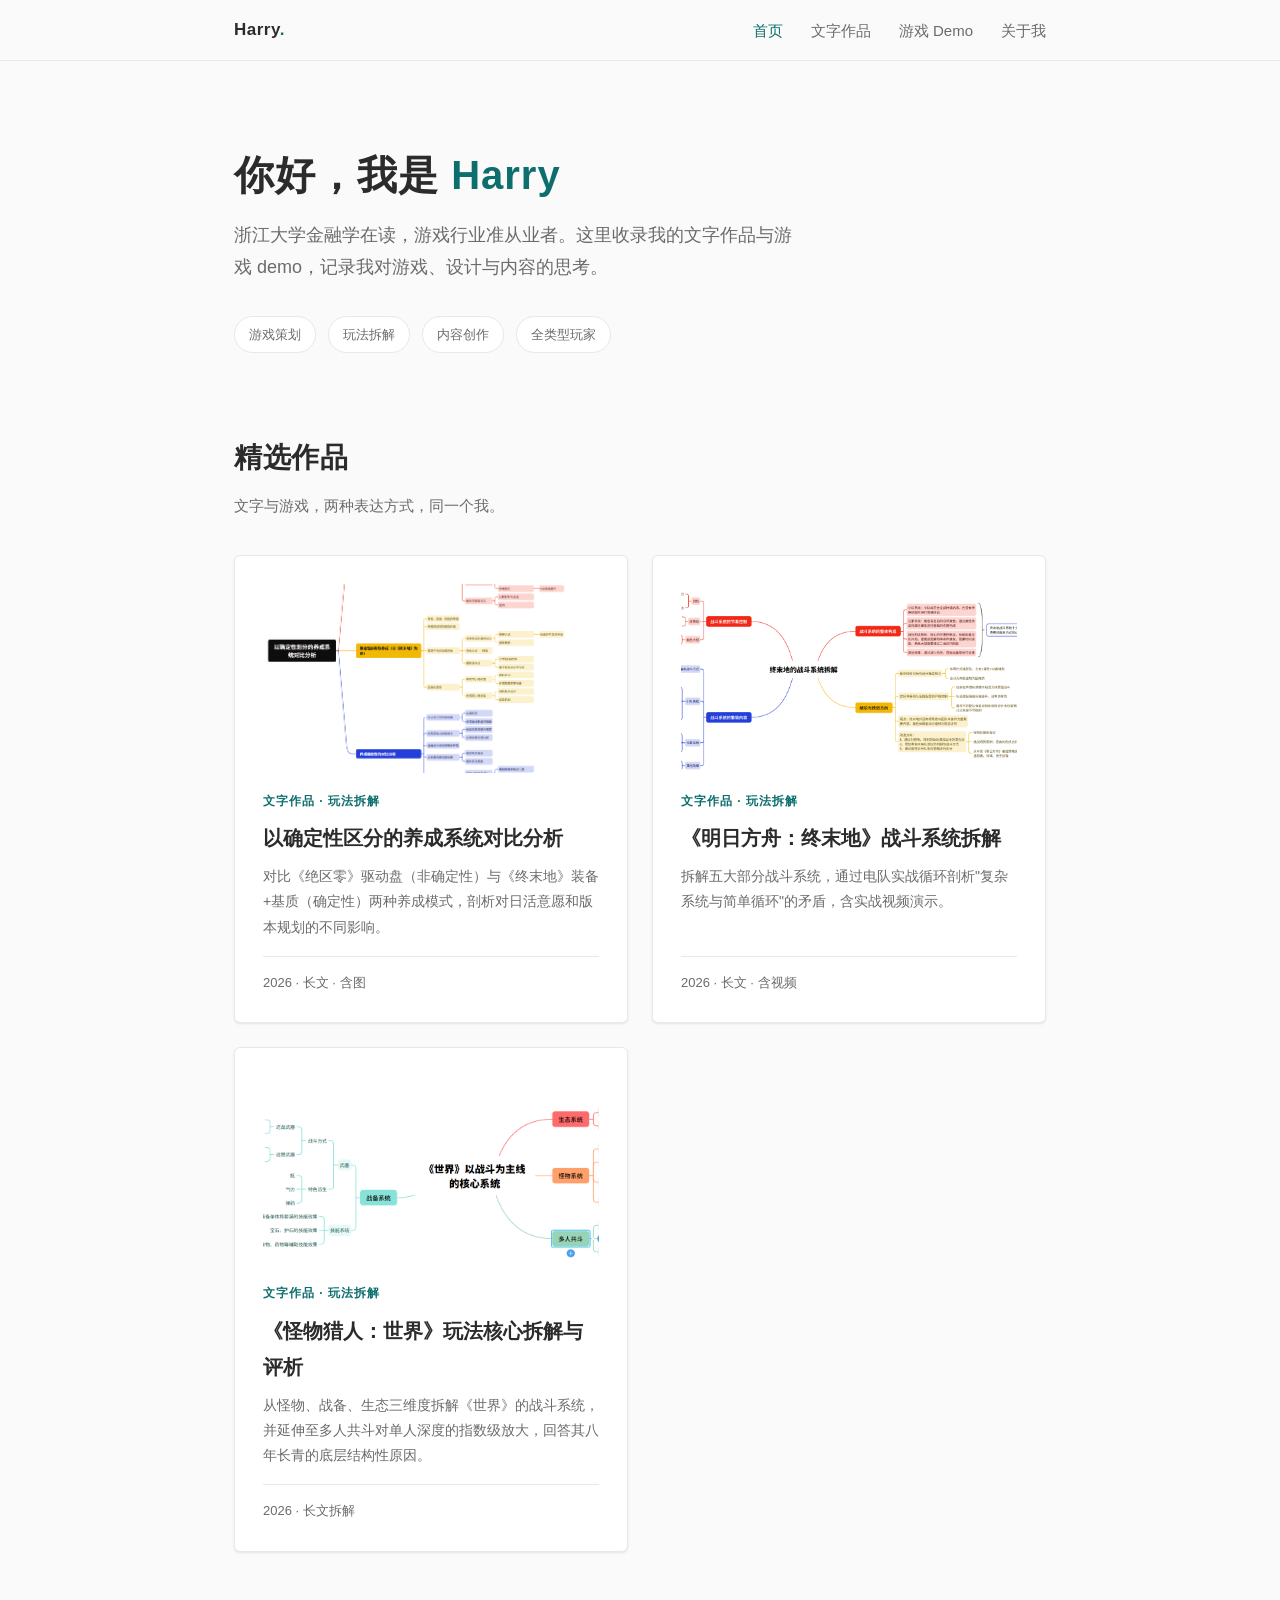
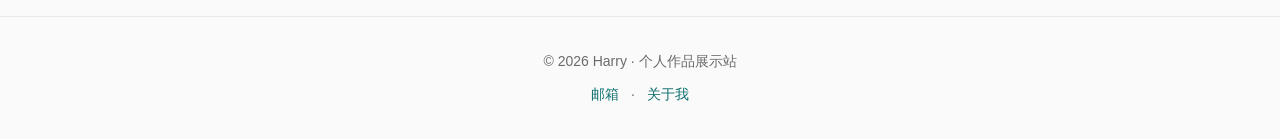
<file: index.html>
<!DOCTYPE html>
<html lang="zh-CN">
<head>
<meta charset="UTF-8">
<meta name="viewport" content="width=device-width, initial-scale=1.0">
<title>Harry · 个人作品站</title>
<meta name="description" content="Harry 的个人作品展示网站 — 文字作品与游戏 demo">
<link rel="stylesheet" href="css/style.css">
</head>
<body>

<nav class="nav">
  <div class="nav-inner">
    <a href="index.html" class="nav-brand">Harry<span class="dot">.</span></a>
    <div class="nav-links">
      <a href="index.html">首页</a>
      <a href="writing.html">文字作品</a>
      <a href="games.html">游戏 Demo</a>
      <a href="about.html">关于我</a>
    </div>
  </div>
</nav>

<div class="container">

  <section class="hero">
    <h1>你好，我是 <span class="accent">Harry</span></h1>
    <p>浙江大学金融学在读，游戏行业准从业者。这里收录我的文字作品与游戏 demo，记录我对游戏、设计与内容的思考。</p>
    <div class="hero-tags">
      <span class="hero-tag">游戏策划</span>
      <span class="hero-tag">玩法拆解</span>
      <span class="hero-tag">内容创作</span>
      <span class="hero-tag">全类型玩家</span>
    </div>
  </section>

  <section class="section" style="padding-top:24px;">
    <h2 class="section-title">精选作品</h2>
    <p class="section-sub">文字与游戏，两种表达方式，同一个我。</p>
    <div class="cards">
      <a href="writing/zzz-analysis.html" class="card" style="color:inherit;">
        <img class="card-cover" src="assets/img/zzz/zzz_01.png" alt="养成系统对比分析封面">
        <div class="card-tag">文字作品 · 玩法拆解</div>
        <div class="card-title">以确定性区分的养成系统对比分析</div>
        <div class="card-desc">对比《绝区零》驱动盘（非确定性）与《终末地》装备+基质（确定性）两种养成模式，剖析对日活意愿和版本规划的不同影响。</div>
        <div class="card-meta">2026 · 长文 · 含图</div>
      </a>
      <a href="writing/endfield-analysis.html" class="card" style="color:inherit;">
        <img class="card-cover" src="assets/img/endfield/endfield_01.png" alt="终末地战斗系统拆解封面">
        <div class="card-tag">文字作品 · 玩法拆解</div>
        <div class="card-title">《明日方舟：终末地》战斗系统拆解</div>
        <div class="card-desc">拆解五大部分战斗系统，通过电队实战循环剖析"复杂系统与简单循环"的矛盾，含实战视频演示。</div>
        <div class="card-meta">2026 · 长文 · 含视频</div>
      </a>
      <a href="writing/mhw-analysis.html" class="card" style="color:inherit;">
        <img class="card-cover" src="assets/img/mhw_cover.png" alt="怪物猎人世界拆解案封面">
        <div class="card-tag">文字作品 · 玩法拆解</div>
        <div class="card-title">《怪物猎人：世界》玩法核心拆解与评析</div>
        <div class="card-desc">从怪物、战备、生态三维度拆解《世界》的战斗系统，并延伸至多人共斗对单人深度的指数级放大，回答其八年长青的底层结构性原因。</div>
        <div class="card-meta">2026 · 长文拆解</div>
      </a>
    </div>
  </section>

</div>

<footer class="footer">
  <div class="container">
    <p>© 2026 Harry · 个人作品展示站</p>
    <p style="margin-top:8px;"><a href="mailto:yht1stdz@163.com">邮箱</a> · <a href="about.html">关于我</a></p>
  </div>
</footer>

<script src="js/main.js"></script>
</body>
</html>
</file>
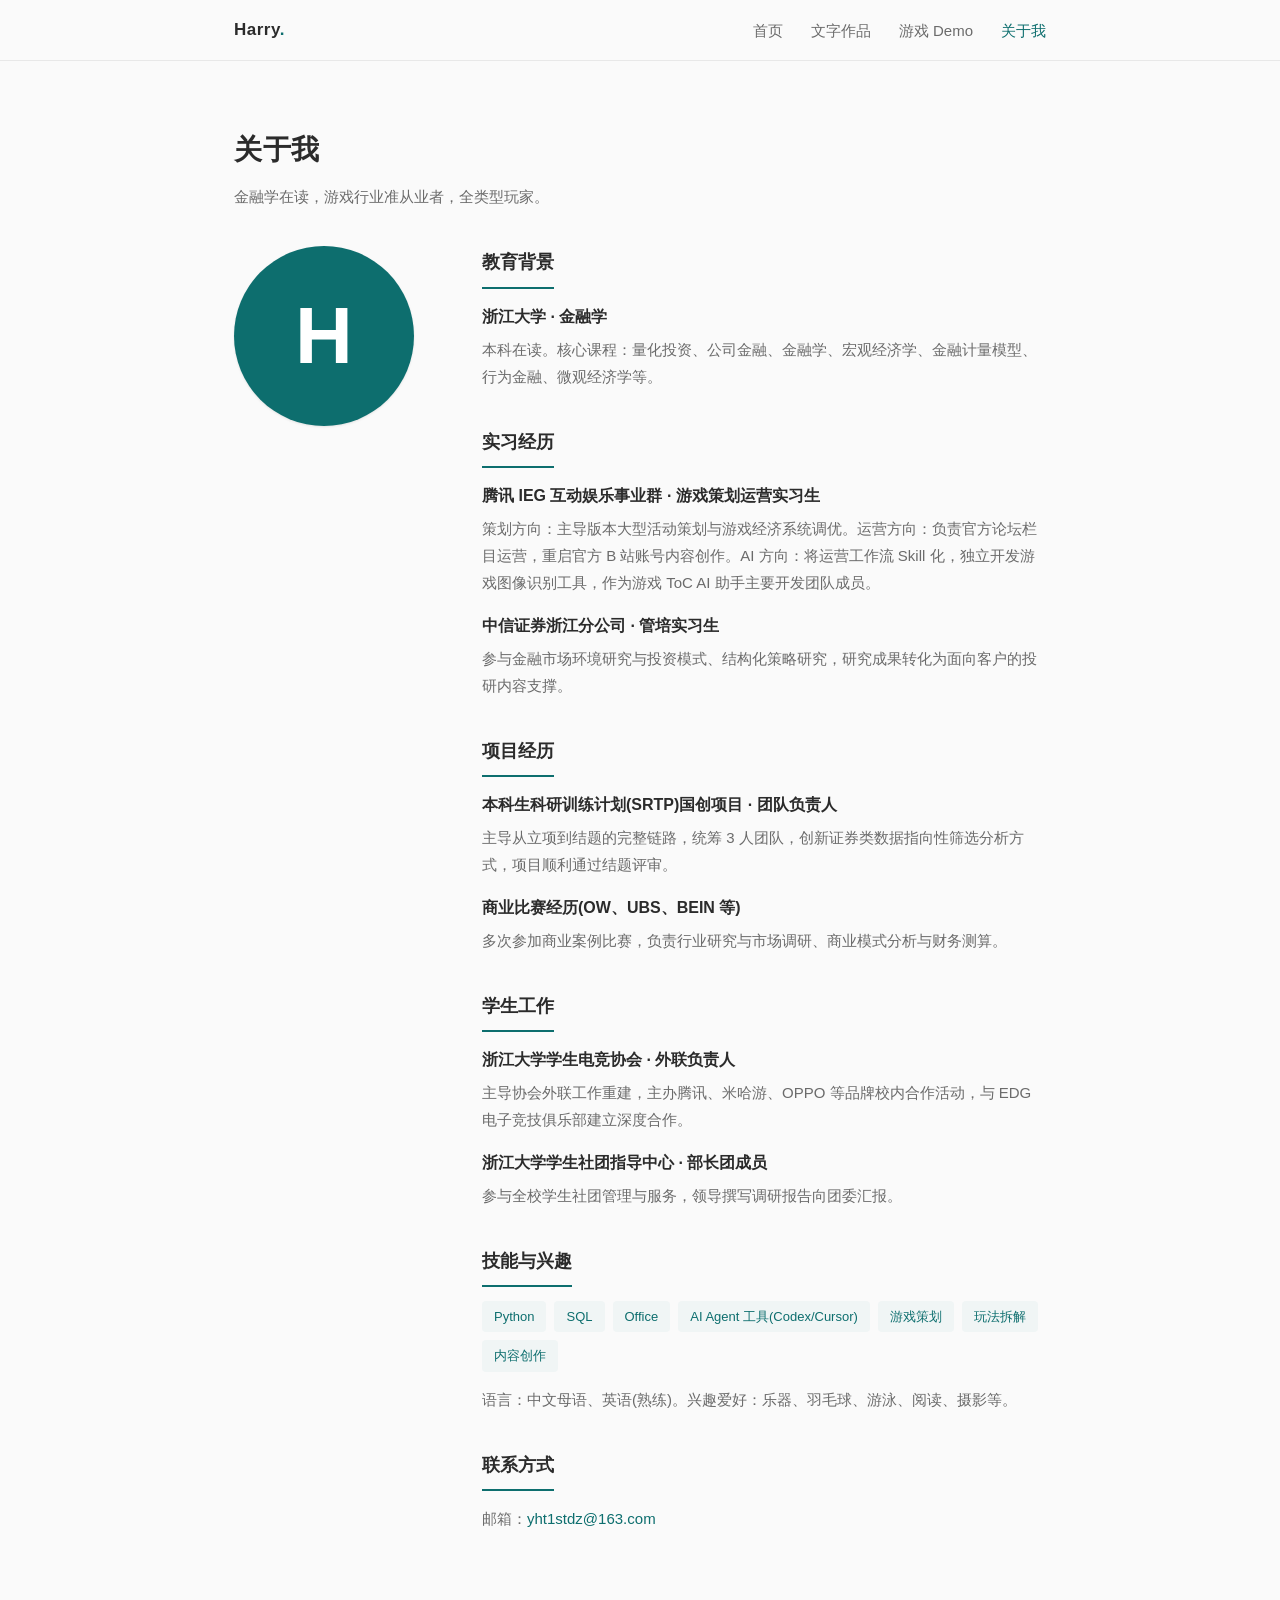
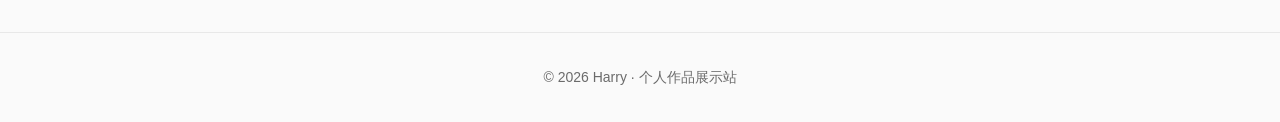
<file: about.html>
<!DOCTYPE html>
<html lang="zh-CN">
<head>
<meta charset="UTF-8">
<meta name="viewport" content="width=device-width, initial-scale=1.0">
<title>关于我 · Harry</title>
<link rel="stylesheet" href="css/style.css">
</head>
<body>

<nav class="nav">
  <div class="nav-inner">
    <a href="index.html" class="nav-brand">Harry<span class="dot">.</span></a>
    <div class="nav-links">
      <a href="index.html">首页</a>
      <a href="writing.html">文字作品</a>
      <a href="games.html">游戏 Demo</a>
      <a href="about.html">关于我</a>
    </div>
  </div>
</nav>

<div class="container">
  <section class="section">
    <h2 class="section-title">关于我</h2>
    <p class="section-sub">金融学在读，游戏行业准从业者，全类型玩家。</p>

    <div class="about-grid">
      <div class="about-avatar-placeholder">H</div>

      <div>
        <div class="about-block">
          <h3>教育背景</h3>
          <div class="item">
            <div class="item-head">浙江大学 · 金融学</div>
            <div class="item-body">本科在读。核心课程：量化投资、公司金融、金融学、宏观经济学、金融计量模型、行为金融、微观经济学等。</div>
          </div>
        </div>

        <div class="about-block">
          <h3>实习经历</h3>
          <div class="item">
            <div class="item-head">腾讯 IEG 互动娱乐事业群 · 游戏策划运营实习生</div>
            <div class="item-body">策划方向：主导版本大型活动策划与游戏经济系统调优。运营方向：负责官方论坛栏目运营，重启官方 B 站账号内容创作。AI 方向：将运营工作流 Skill 化，独立开发游戏图像识别工具，作为游戏 ToC AI 助手主要开发团队成员。</div>
          </div>
          <div class="item">
            <div class="item-head">中信证券浙江分公司 · 管培实习生</div>
            <div class="item-body">参与金融市场环境研究与投资模式、结构化策略研究，研究成果转化为面向客户的投研内容支撑。</div>
          </div>
        </div>

        <div class="about-block">
          <h3>项目经历</h3>
          <div class="item">
            <div class="item-head">本科生科研训练计划(SRTP)国创项目 · 团队负责人</div>
            <div class="item-body">主导从立项到结题的完整链路，统筹 3 人团队，创新证券类数据指向性筛选分析方式，项目顺利通过结题评审。</div>
          </div>
          <div class="item">
            <div class="item-head">商业比赛经历(OW、UBS、BEIN 等)</div>
            <div class="item-body">多次参加商业案例比赛，负责行业研究与市场调研、商业模式分析与财务测算。</div>
          </div>
        </div>

        <div class="about-block">
          <h3>学生工作</h3>
          <div class="item">
            <div class="item-head">浙江大学学生电竞协会 · 外联负责人</div>
            <div class="item-body">主导协会外联工作重建，主办腾讯、米哈游、OPPO 等品牌校内合作活动，与 EDG 电子竞技俱乐部建立深度合作。</div>
          </div>
          <div class="item">
            <div class="item-head">浙江大学学生社团指导中心 · 部长团成员</div>
            <div class="item-body">参与全校学生社团管理与服务，领导撰写调研报告向团委汇报。</div>
          </div>
        </div>

        <div class="about-block">
          <h3>技能与兴趣</h3>
          <div class="skill-chips">
            <span class="skill-chip">Python</span>
            <span class="skill-chip">SQL</span>
            <span class="skill-chip">Office</span>
            <span class="skill-chip">AI Agent 工具(Codex/Cursor)</span>
            <span class="skill-chip">游戏策划</span>
            <span class="skill-chip">玩法拆解</span>
            <span class="skill-chip">内容创作</span>
          </div>
          <div class="item-body" style="margin-top:14px;">
            语言：中文母语、英语(熟练)。兴趣爱好：乐器、羽毛球、游泳、阅读、摄影等。
          </div>
        </div>

        <div class="about-block">
          <h3>联系方式</h3>
          <div class="item-body">
            邮箱：<a href="mailto:yht1stdz@163.com">yht1stdz@163.com</a>
          </div>
        </div>

      </div>
    </div>
  </section>
</div>

<footer class="footer">
  <div class="container">
    <p>© 2026 Harry · 个人作品展示站</p>
  </div>
</footer>

<script src="js/main.js"></script>
</body>
</html>
</file>
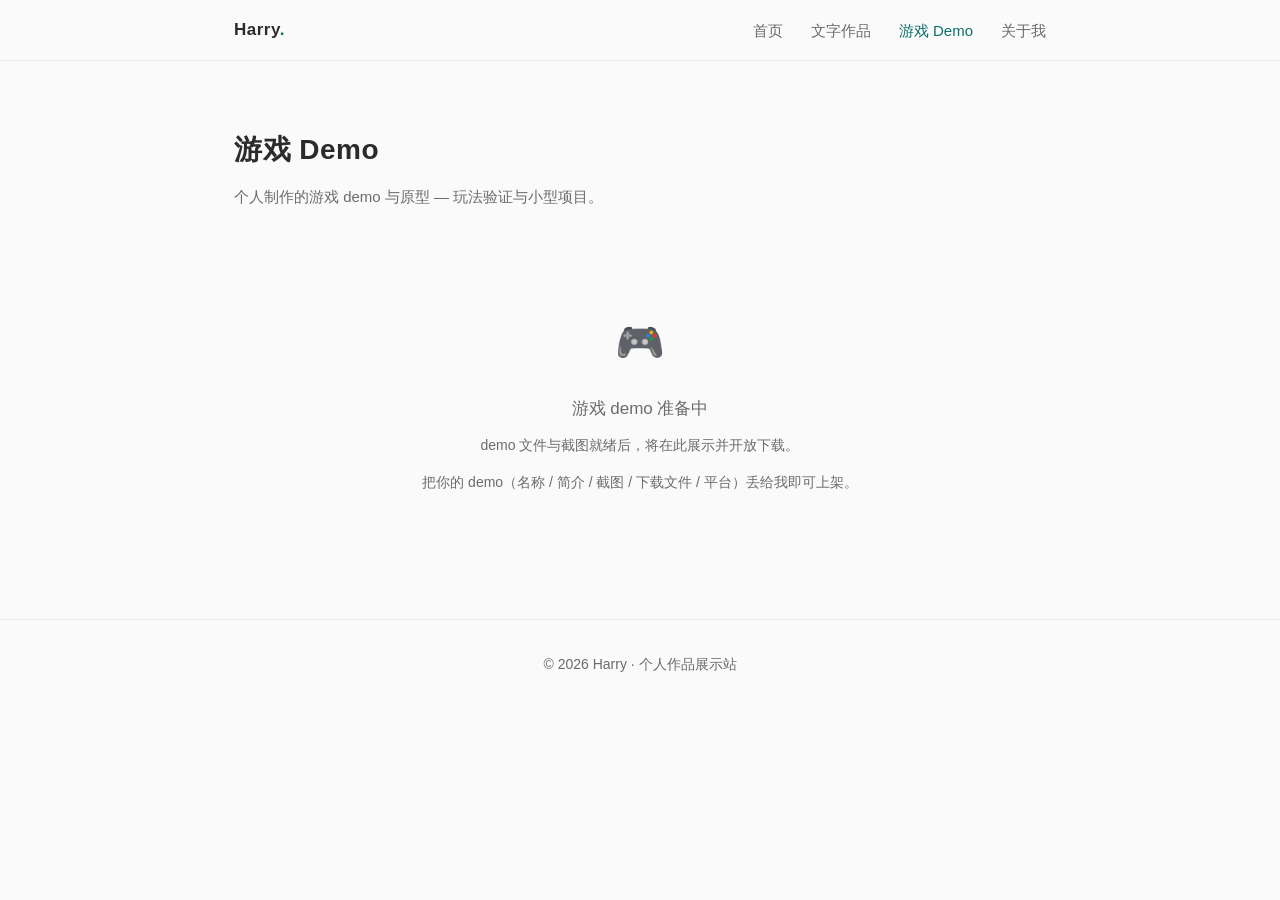
<file: games.html>
<!DOCTYPE html>
<html lang="zh-CN">
<head>
<meta charset="UTF-8">
<meta name="viewport" content="width=device-width, initial-scale=1.0">
<title>游戏 Demo · Harry</title>
<link rel="stylesheet" href="css/style.css">
</head>
<body>

<nav class="nav">
  <div class="nav-inner">
    <a href="index.html" class="nav-brand">Harry<span class="dot">.</span></a>
    <div class="nav-links">
      <a href="index.html">首页</a>
      <a href="writing.html">文字作品</a>
      <a href="games.html">游戏 Demo</a>
      <a href="about.html">关于我</a>
    </div>
  </div>
</nav>

<div class="container">
  <section class="section">
    <h2 class="section-title">游戏 Demo</h2>
    <p class="section-sub">个人制作的游戏 demo 与原型 — 玩法验证与小型项目。</p>

    <div class="empty-state">
      <div class="icon">🎮</div>
      <p style="font-size:17px;margin-bottom:8px;">游戏 demo 准备中</p>
      <p style="font-size:14px;">demo 文件与截图就绪后，将在此展示并开放下载。</p>
      <p style="font-size:14px;margin-top:12px;color:var(--text-light);">把你的 demo（名称 / 简介 / 截图 / 下载文件 / 平台）丢给我即可上架。</p>
    </div>
  </section>
</div>

<footer class="footer">
  <div class="container">
    <p>© 2026 Harry · 个人作品展示站</p>
  </div>
</footer>

<script src="js/main.js"></script>
</body>
</html>
</file>
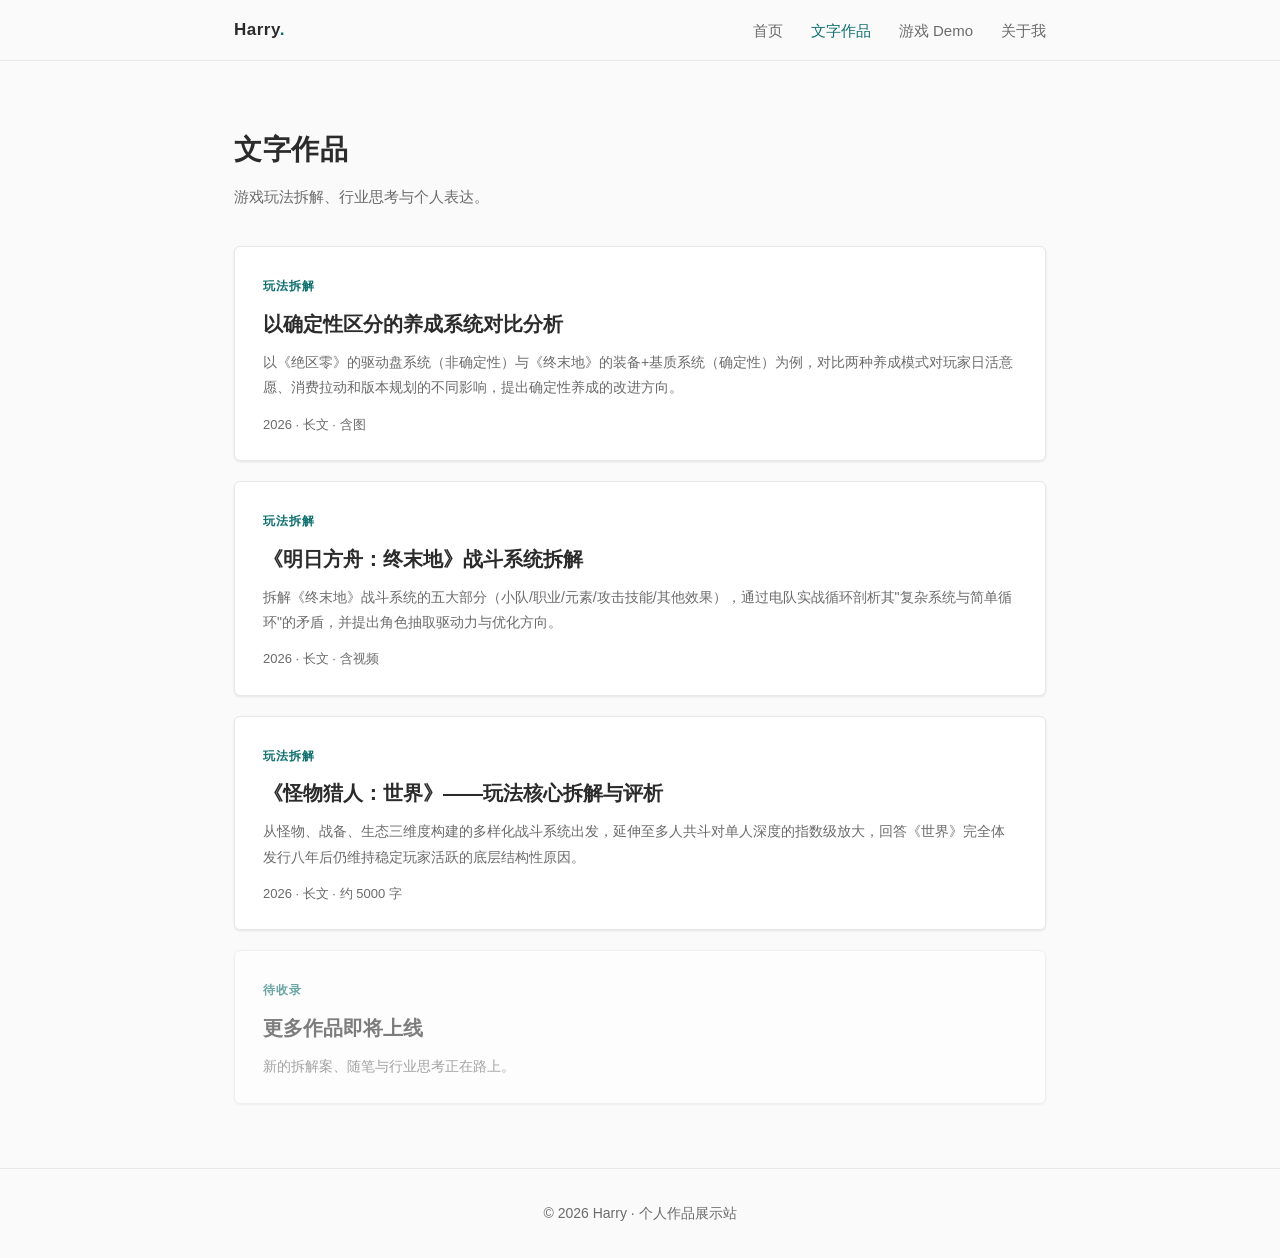
<file: writing.html>
<!DOCTYPE html>
<html lang="zh-CN">
<head>
<meta charset="UTF-8">
<meta name="viewport" content="width=device-width, initial-scale=1.0">
<title>文字作品 · Harry</title>
<link rel="stylesheet" href="css/style.css">
</head>
<body>

<nav class="nav">
  <div class="nav-inner">
    <a href="index.html" class="nav-brand">Harry<span class="dot">.</span></a>
    <div class="nav-links">
      <a href="index.html">首页</a>
      <a href="writing.html">文字作品</a>
      <a href="games.html">游戏 Demo</a>
      <a href="about.html">关于我</a>
    </div>
  </div>
</nav>

<div class="container">
  <section class="section">
    <h2 class="section-title">文字作品</h2>
    <p class="section-sub">游戏玩法拆解、行业思考与个人表达。</p>

    <div class="writing-list">
      <a href="writing/zzz-analysis.html" class="writing-item">
        <span class="w-tag">玩法拆解</span>
        <div class="w-title">以确定性区分的养成系统对比分析</div>
        <div class="w-desc">以《绝区零》的驱动盘系统（非确定性）与《终末地》的装备+基质系统（确定性）为例，对比两种养成模式对玩家日活意愿、消费拉动和版本规划的不同影响，提出确定性养成的改进方向。</div>
        <div class="w-meta">2026 · 长文 · 含图</div>
      </a>

      <a href="writing/endfield-analysis.html" class="writing-item">
        <span class="w-tag">玩法拆解</span>
        <div class="w-title">《明日方舟：终末地》战斗系统拆解</div>
        <div class="w-desc">拆解《终末地》战斗系统的五大部分（小队/职业/元素/攻击技能/其他效果），通过电队实战循环剖析其"复杂系统与简单循环"的矛盾，并提出角色抽取驱动力与优化方向。</div>
        <div class="w-meta">2026 · 长文 · 含视频</div>
      </a>

      <a href="writing/mhw-analysis.html" class="writing-item">
        <span class="w-tag">玩法拆解</span>
        <div class="w-title">《怪物猎人：世界》——玩法核心拆解与评析</div>
        <div class="w-desc">从怪物、战备、生态三维度构建的多样化战斗系统出发，延伸至多人共斗对单人深度的指数级放大，回答《世界》完全体发行八年后仍维持稳定玩家活跃的底层结构性原因。</div>
        <div class="w-meta">2026 · 长文 · 约 5000 字</div>
      </a>

      <div class="writing-item" style="opacity:0.6;">
        <span class="w-tag">待收录</span>
        <div class="w-title">更多作品即将上线</div>
        <div class="w-desc">新的拆解案、随笔与行业思考正在路上。</div>
      </div>
    </div>
  </section>
</div>

<footer class="footer">
  <div class="container">
    <p>© 2026 Harry · 个人作品展示站</p>
  </div>
</footer>

<script src="js/main.js"></script>
</body>
</html>
</file>
<file: css/style.css>
/* ===== 全局变量 ===== */
:root {
  --bg: #fafafa;
  --bg-card: #ffffff;
  --text: #2b2b2b;
  --text-light: #6b6b6b;
  --border: #e8e8e8;
  --accent: #0d6e6e;        /* 深青强调色 */
  --accent-hover: #0a5858;
  --shadow: 0 1px 3px rgba(0,0,0,0.06), 0 1px 2px rgba(0,0,0,0.04);
  --shadow-hover: 0 4px 12px rgba(0,0,0,0.10);
  --radius: 6px;
  --max-width: 860px;
  --font: "微软雅黑", "Microsoft YaHei", "PingFang SC", -apple-system, sans-serif;
}

/* ===== Reset ===== */
*, *::before, *::after { box-sizing: border-box; margin: 0; padding: 0; }
html { scroll-behavior: smooth; }
body {
  font-family: var(--font);
  background: var(--bg);
  color: var(--text);
  line-height: 1.8;
  font-size: 16px;
  -webkit-font-smoothing: antialiased;
}
a { color: var(--accent); text-decoration: none; transition: color .2s; }
a:hover { color: var(--accent-hover); }
img { max-width: 100%; display: block; }

/* ===== 布局 ===== */
.container { max-width: var(--max-width); margin: 0 auto; padding: 0 24px; }

/* ===== 导航 ===== */
.nav {
  position: sticky; top: 0; z-index: 100;
  background: rgba(250,250,250,0.92);
  backdrop-filter: blur(8px);
  border-bottom: 1px solid var(--border);
}
.nav-inner {
  max-width: var(--max-width); margin: 0 auto; padding: 0 24px;
  display: flex; align-items: center; justify-content: space-between;
  height: 60px;
}
.nav-brand { font-weight: 700; font-size: 17px; color: var(--text); letter-spacing: 0.5px; }
.nav-brand .dot { color: var(--accent); }
.nav-links { display: flex; gap: 28px; }
.nav-links a { color: var(--text-light); font-size: 15px; font-weight: 500; }
.nav-links a:hover, .nav-links a.active { color: var(--accent); }

/* ===== 通用区块 ===== */
.section { padding: 64px 0; }
.section-title {
  font-size: 28px; font-weight: 700; margin-bottom: 8px; letter-spacing: 0.5px;
}
.section-sub { color: var(--text-light); font-size: 15px; margin-bottom: 36px; }

/* ===== 首页 Hero ===== */
.hero { padding: 88px 0 56px; }
.hero h1 { font-size: 40px; font-weight: 700; line-height: 1.3; margin-bottom: 18px; letter-spacing: 1px; }
.hero h1 .accent { color: var(--accent); }
.hero p { font-size: 18px; color: var(--text-light); max-width: 560px; margin-bottom: 32px; }
.hero-tags { display: flex; gap: 12px; flex-wrap: wrap; }
.hero-tag {
  padding: 6px 14px; border: 1px solid var(--border); border-radius: 999px;
  font-size: 13px; color: var(--text-light); background: var(--bg-card);
}

/* ===== 精选作品卡片 ===== */
.cards { display: grid; grid-template-columns: 1fr 1fr; gap: 24px; }
@media (max-width: 640px) { .cards { grid-template-columns: 1fr; } }
.card {
  background: var(--bg-card); border: 1px solid var(--border); border-radius: var(--radius);
  padding: 28px; box-shadow: var(--shadow); transition: box-shadow .25s, transform .25s;
  display: flex; flex-direction: column;
}
.card:hover { box-shadow: var(--shadow-hover); transform: translateY(-2px); }
.card-cover { border-radius: var(--radius); margin-bottom: 18px; aspect-ratio: 16/9; object-fit: cover; background: #eee; }
.card-tag { font-size: 12px; color: var(--accent); font-weight: 600; letter-spacing: 1px; text-transform: uppercase; margin-bottom: 8px; }
.card-title { font-size: 20px; font-weight: 700; margin-bottom: 8px; }
.card-desc { font-size: 14px; color: var(--text-light); flex: 1; margin-bottom: 16px; }
.card-meta { font-size: 13px; color: var(--text-light); border-top: 1px solid var(--border); padding-top: 14px; }

/* ===== 关于我 ===== */
.about-grid { display: grid; grid-template-columns: 200px 1fr; gap: 48px; align-items: start; }
@media (max-width: 640px) { .about-grid { grid-template-columns: 1fr; gap: 24px; } }
.about-avatar { width: 180px; height: 180px; border-radius: 50%; object-fit: cover; border: 3px solid var(--bg-card); box-shadow: var(--shadow); }
.about-avatar-placeholder {
  width: 180px; height: 180px; border-radius: 50%;
  background: var(--accent); color: #fff;
  display: flex; align-items: center; justify-content: center;
  font-size: 80px; font-weight: 700; font-family: var(--font);
  box-shadow: var(--shadow);
}
.about-block { margin-bottom: 36px; }
.about-block h3 { font-size: 18px; font-weight: 700; margin-bottom: 14px; padding-bottom: 8px; border-bottom: 2px solid var(--accent); display: inline-block; }
.about-block .item { margin-bottom: 16px; }
.about-block .item-head { font-weight: 600; margin-bottom: 4px; }
.about-block .item-head .date { float: right; font-weight: 400; color: var(--text-light); font-size: 14px; }
.about-block .item-body { font-size: 15px; color: var(--text-light); }
.skill-chips { display: flex; flex-wrap: wrap; gap: 8px; }
.skill-chip { padding: 4px 12px; background: #f0f5f5; color: var(--accent); border-radius: 4px; font-size: 13px; font-weight: 500; }

/* ===== 文字作品列表 ===== */
.writing-list { display: flex; flex-direction: column; gap: 20px; }
.writing-item {
  background: var(--bg-card); border: 1px solid var(--border); border-radius: var(--radius);
  padding: 24px 28px; box-shadow: var(--shadow); transition: box-shadow .2s, transform .2s;
  display: block; color: inherit;
}
.writing-item:hover { box-shadow: var(--shadow-hover); transform: translateY(-1px); color: inherit; }
.writing-item .w-tag { font-size: 12px; color: var(--accent); font-weight: 600; letter-spacing: 1px; }
.writing-item .w-title { font-size: 20px; font-weight: 700; margin: 6px 0 8px; }
.writing-item .w-desc { font-size: 14px; color: var(--text-light); }
.writing-item .w-meta { font-size: 13px; color: var(--text-light); margin-top: 12px; }

/* ===== 文章正文 ===== */
.article { padding: 56px 0 80px; }
.article-header { margin-bottom: 40px; padding-bottom: 24px; border-bottom: 1px solid var(--border); }
.article-header .tag { font-size: 13px; color: var(--accent); font-weight: 600; letter-spacing: 1px; }
.article-header h1 { font-size: 32px; font-weight: 700; margin: 10px 0 12px; line-height: 1.4; }
.article-header .meta { font-size: 14px; color: var(--text-light); }
.article-cover { border-radius: var(--radius); margin-bottom: 40px; width: 100%; aspect-ratio: 16/9; object-fit: cover; }
.article-body h2 { font-size: 24px; font-weight: 700; margin: 40px 0 16px; padding-left: 12px; border-left: 4px solid var(--accent); }
.article-body h3 { font-size: 19px; font-weight: 700; margin: 28px 0 12px; }
.article-body h4 { font-size: 16px; font-weight: 700; margin: 22px 0 10px; color: var(--text); }
.article-body p { margin-bottom: 16px; color: #3a3a3a; }
.article-body ul { margin: 0 0 16px 20px; }
.article-body li { margin-bottom: 8px; color: #3a3a3a; }
.article-back { display: inline-block; margin-top: 40px; font-size: 14px; }
.article-body img { border-radius: var(--radius); margin: 16px auto 8px; max-width: 100%; box-shadow: var(--shadow); }
.article-body .img-caption { font-size: 13px; color: var(--text-light); text-align: center; margin-bottom: 24px; }
.article-body video { border-radius: var(--radius); margin: 16px auto 24px; max-width: 100%; display: block; box-shadow: var(--shadow); background: #000; }
.article-body .video-label { font-size: 13px; color: var(--accent); font-weight: 600; margin: 8px 0 -8px; }

/* ===== 游戏demo ===== */
.game-list { display: grid; grid-template-columns: 1fr 1fr; gap: 24px; }
@media (max-width: 640px) { .game-list { grid-template-columns: 1fr; } }
.game-card { background: var(--bg-card); border: 1px solid var(--border); border-radius: var(--radius); overflow: hidden; box-shadow: var(--shadow); transition: box-shadow .25s, transform .25s; }
.game-card:hover { box-shadow: var(--shadow-hover); transform: translateY(-2px); }
.game-cover { width: 100%; aspect-ratio: 16/9; object-fit: cover; background: #1a1a2e; }
.game-body { padding: 24px; }
.game-body .g-tag { font-size: 12px; color: var(--accent); font-weight: 600; letter-spacing: 1px; }
.game-body .g-title { font-size: 20px; font-weight: 700; margin: 6px 0 8px; }
.game-body .g-desc { font-size: 14px; color: var(--text-light); margin-bottom: 16px; }
.btn-download {
  display: inline-block; padding: 10px 22px; background: var(--accent); color: #fff;
  border-radius: var(--radius); font-size: 14px; font-weight: 600; transition: background .2s;
}
.btn-download:hover { background: var(--accent-hover); color: #fff; }
.btn-download.disabled { background: #ccc; cursor: not-allowed; }
.empty-state { text-align: center; padding: 60px 20px; color: var(--text-light); }
.empty-state .icon { font-size: 40px; margin-bottom: 16px; }

/* ===== 页脚 ===== */
.footer { border-top: 1px solid var(--border); padding: 32px 0; text-align: center; color: var(--text-light); font-size: 14px; }
.footer a { margin: 0 8px; }

/* ===== 响应式导航 ===== */
@media (max-width: 640px) {
  .nav-links { gap: 16px; }
  .nav-links a { font-size: 14px; }
  .hero h1 { font-size: 30px; }
  .hero p { font-size: 16px; }
  .section-title { font-size: 24px; }
}
</file>
